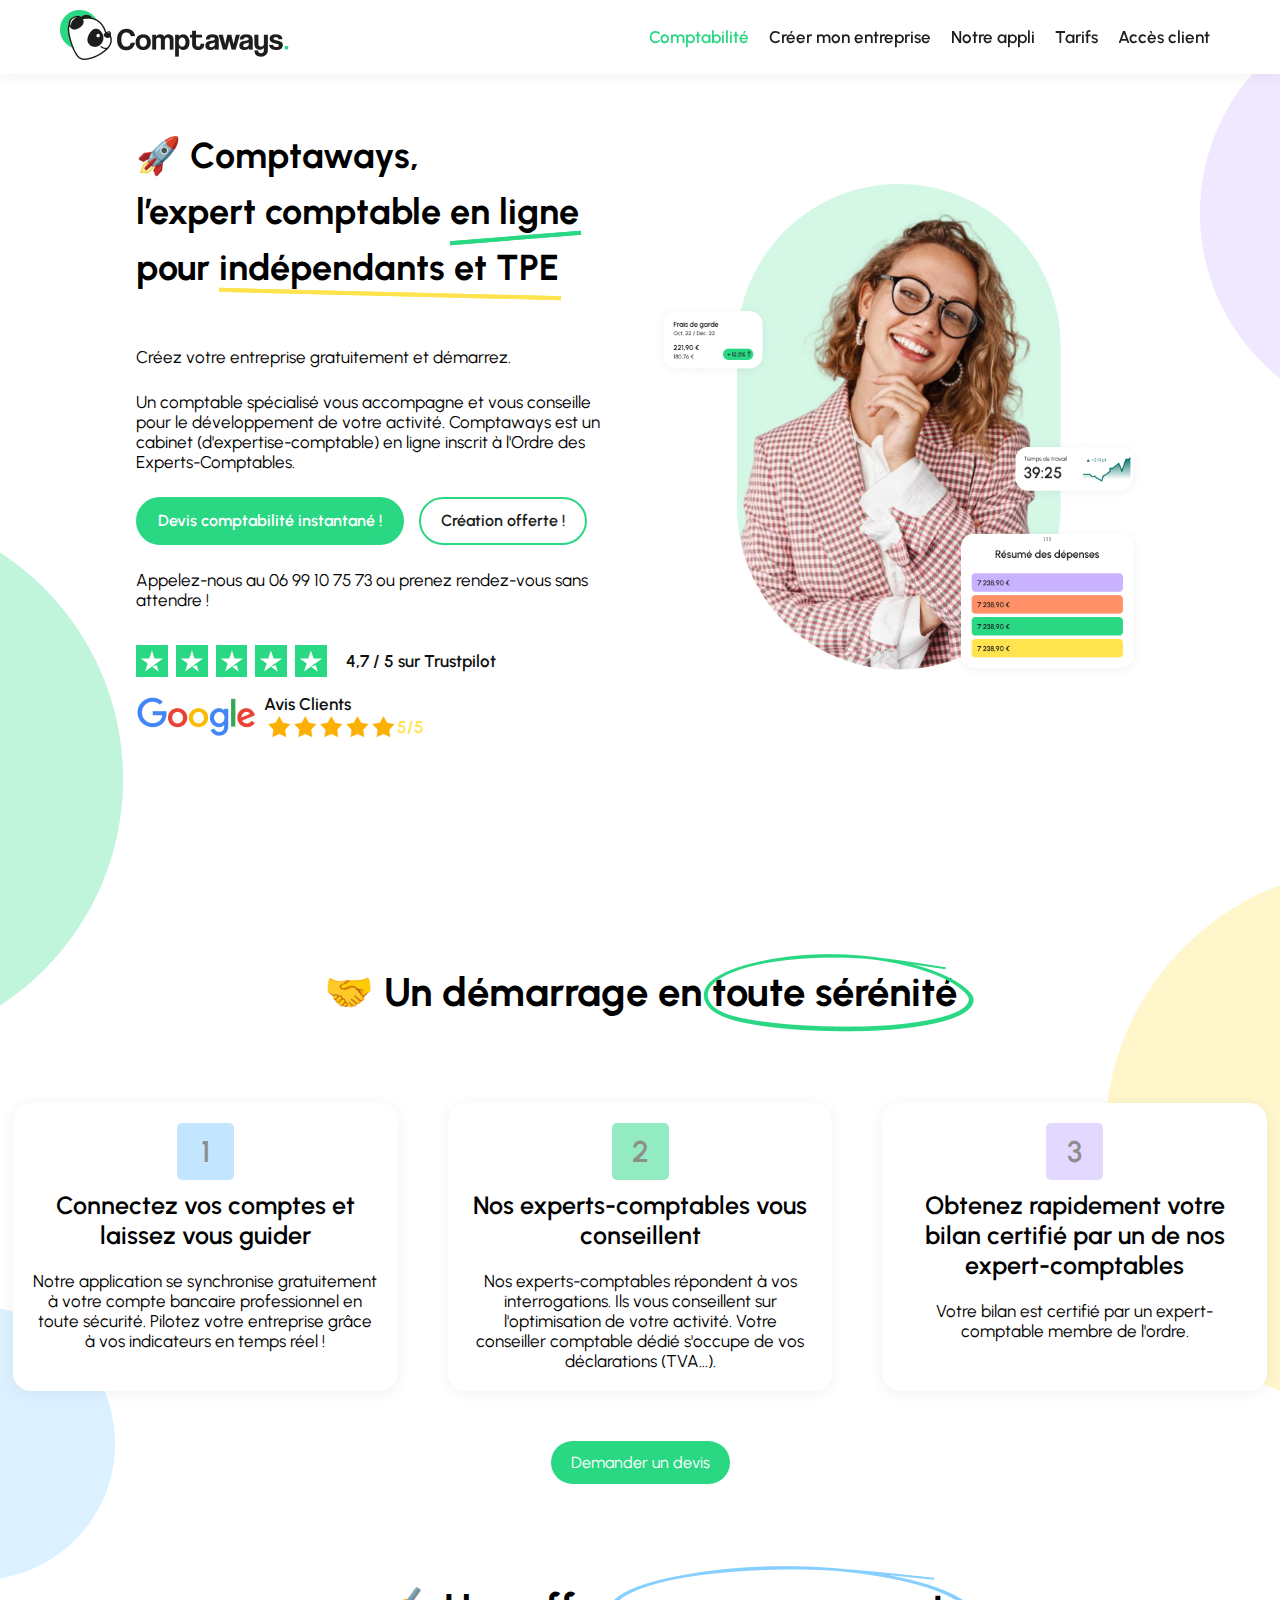
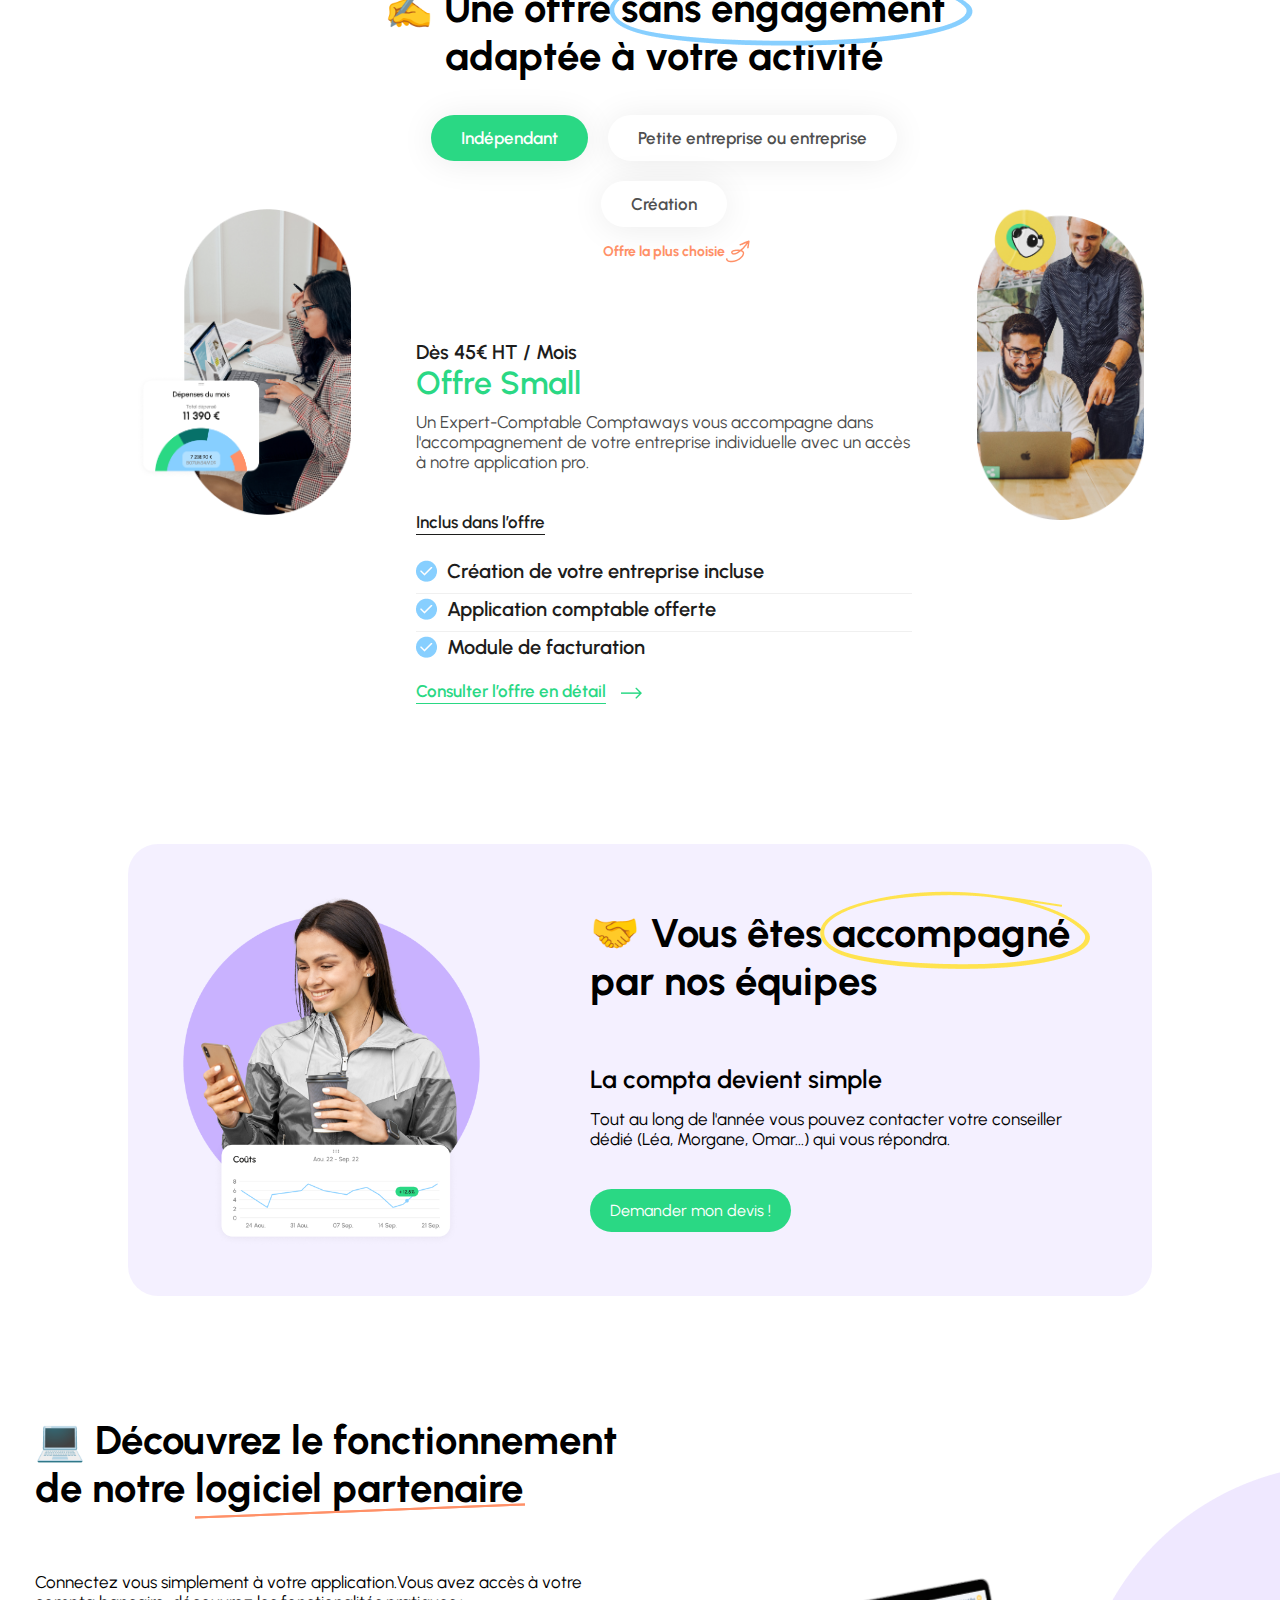
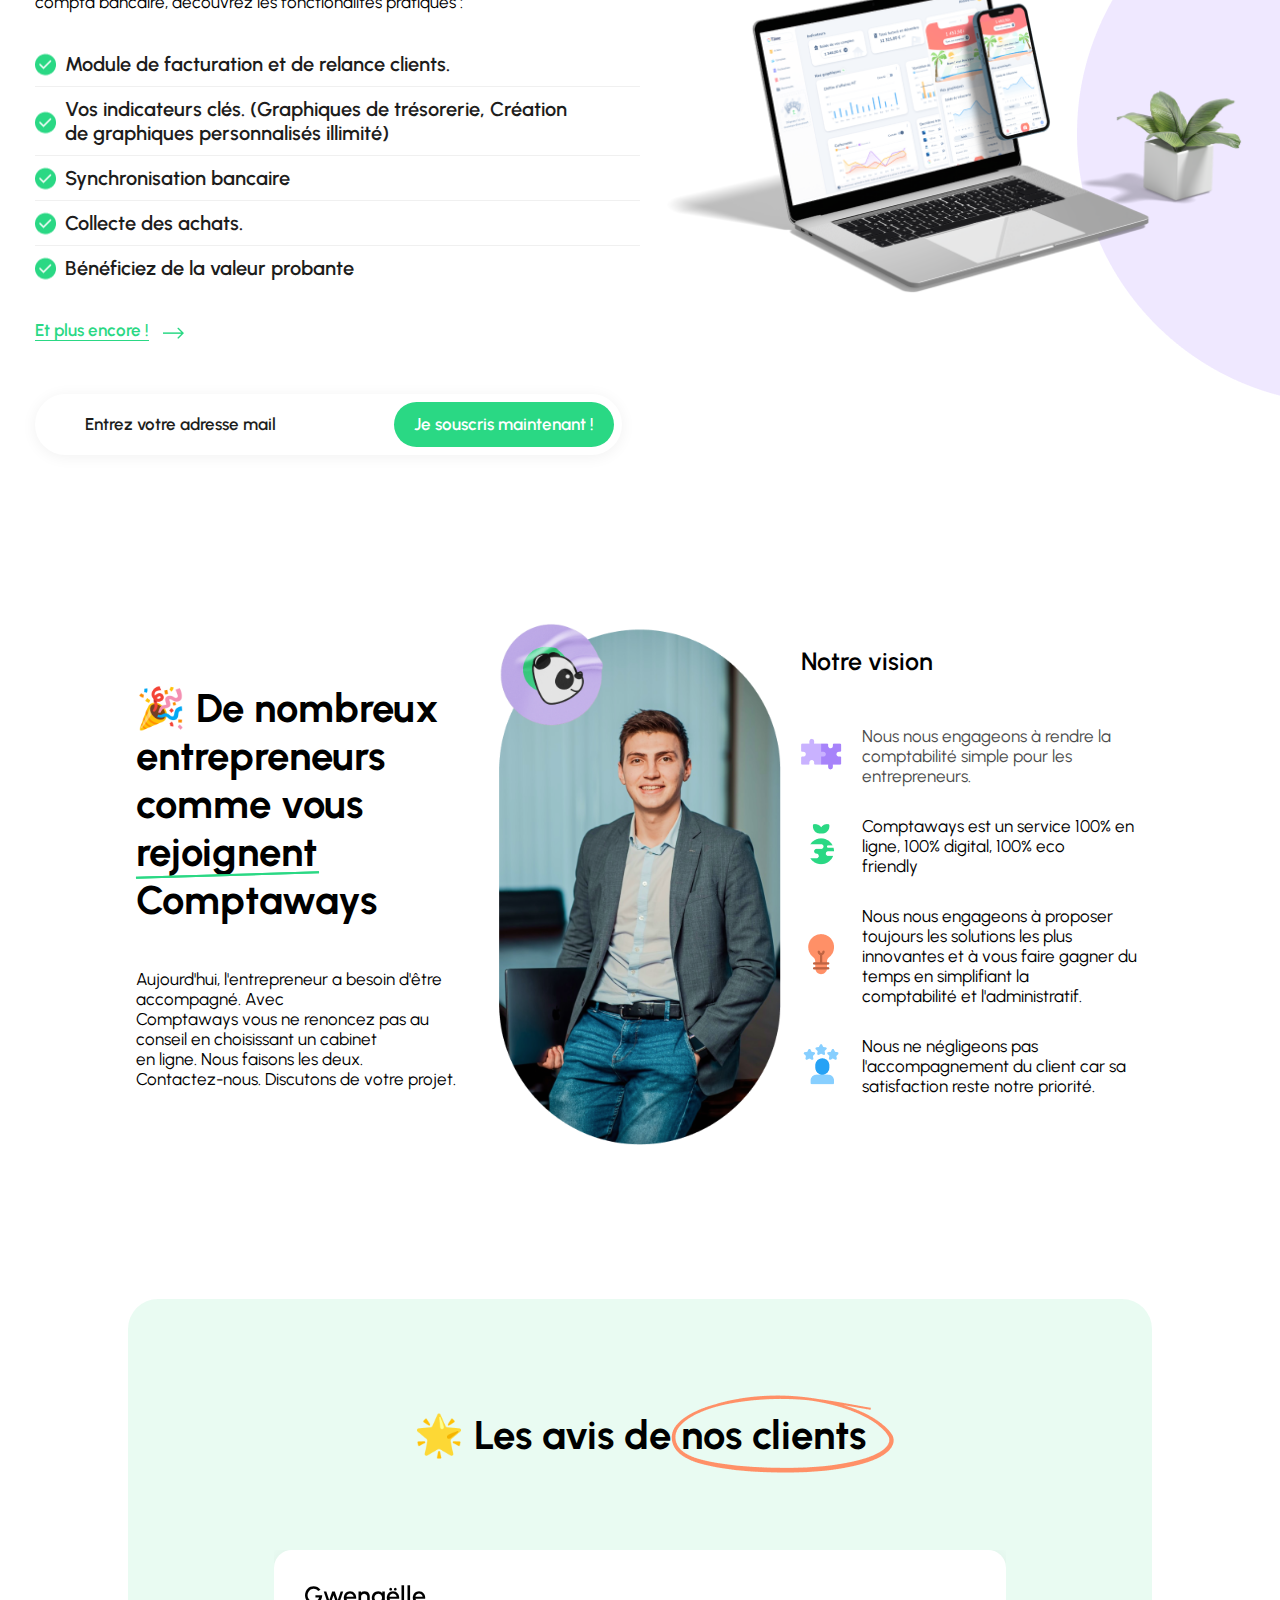
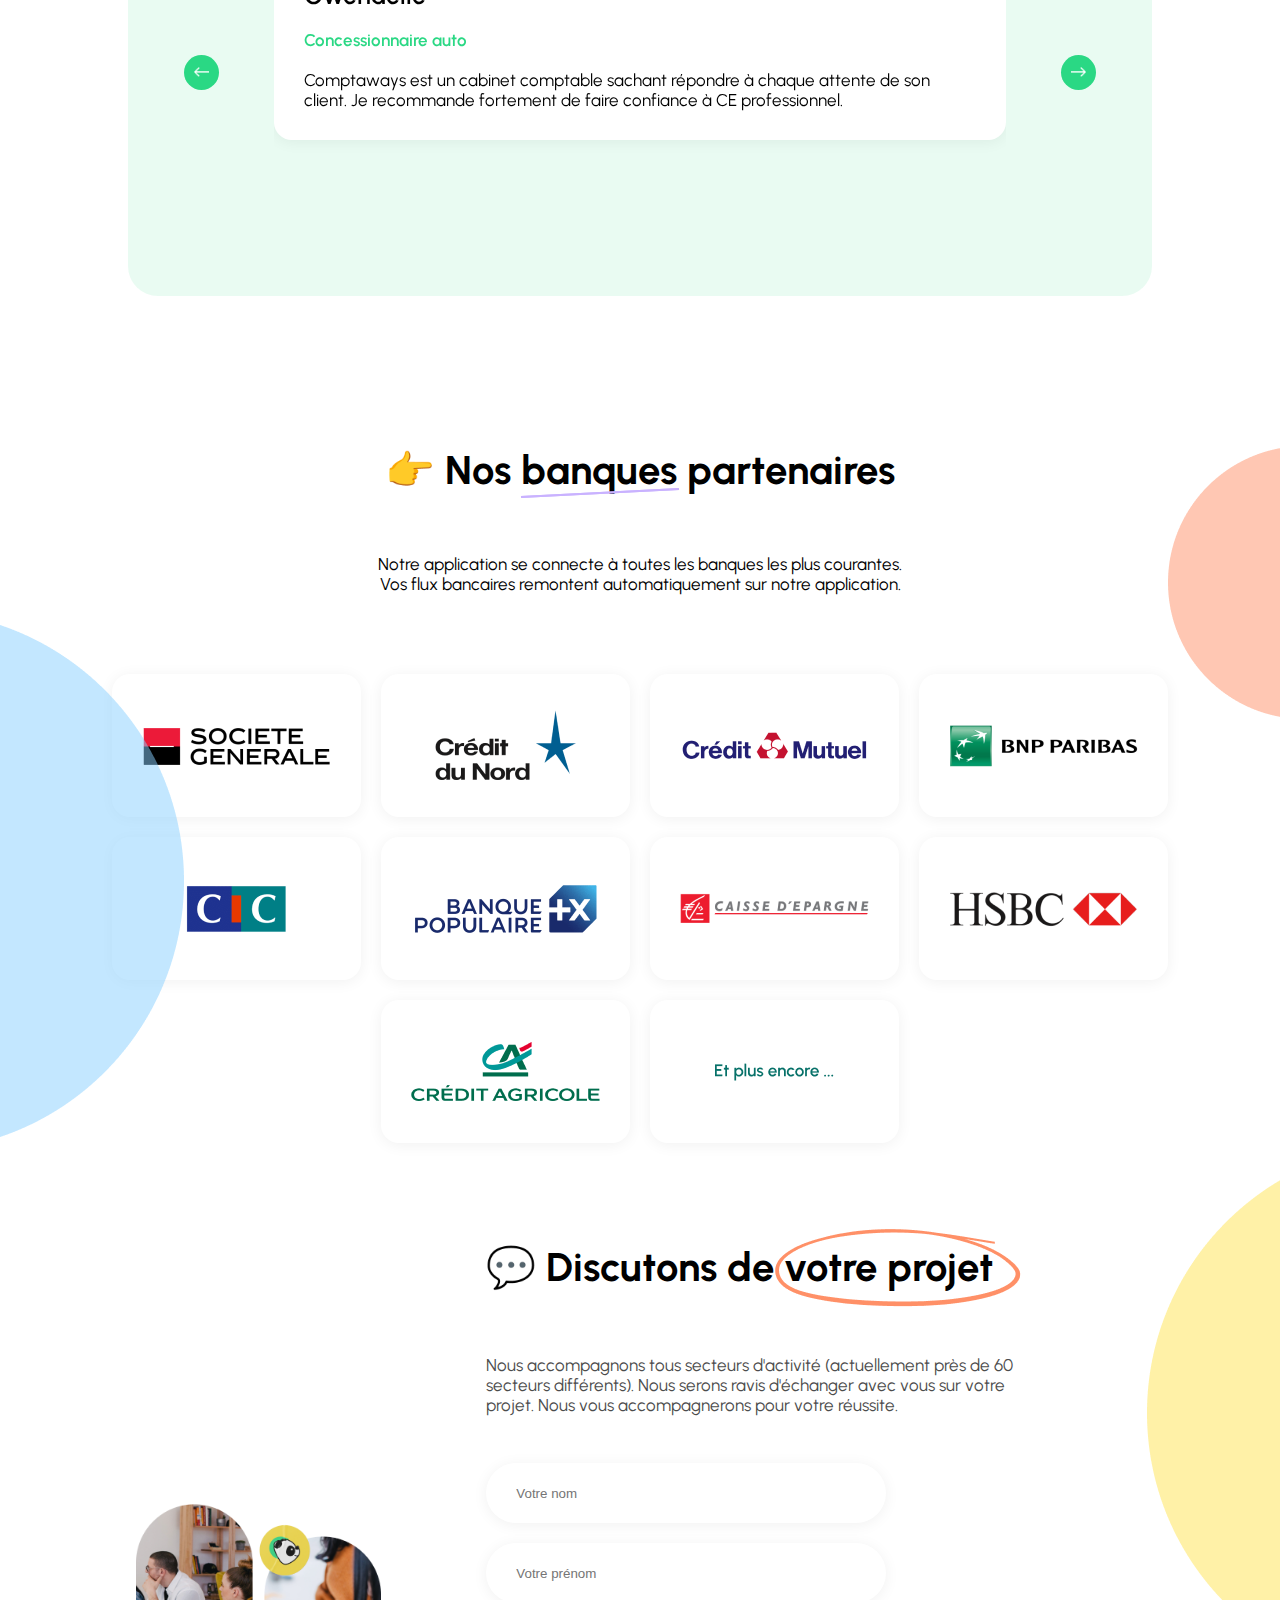
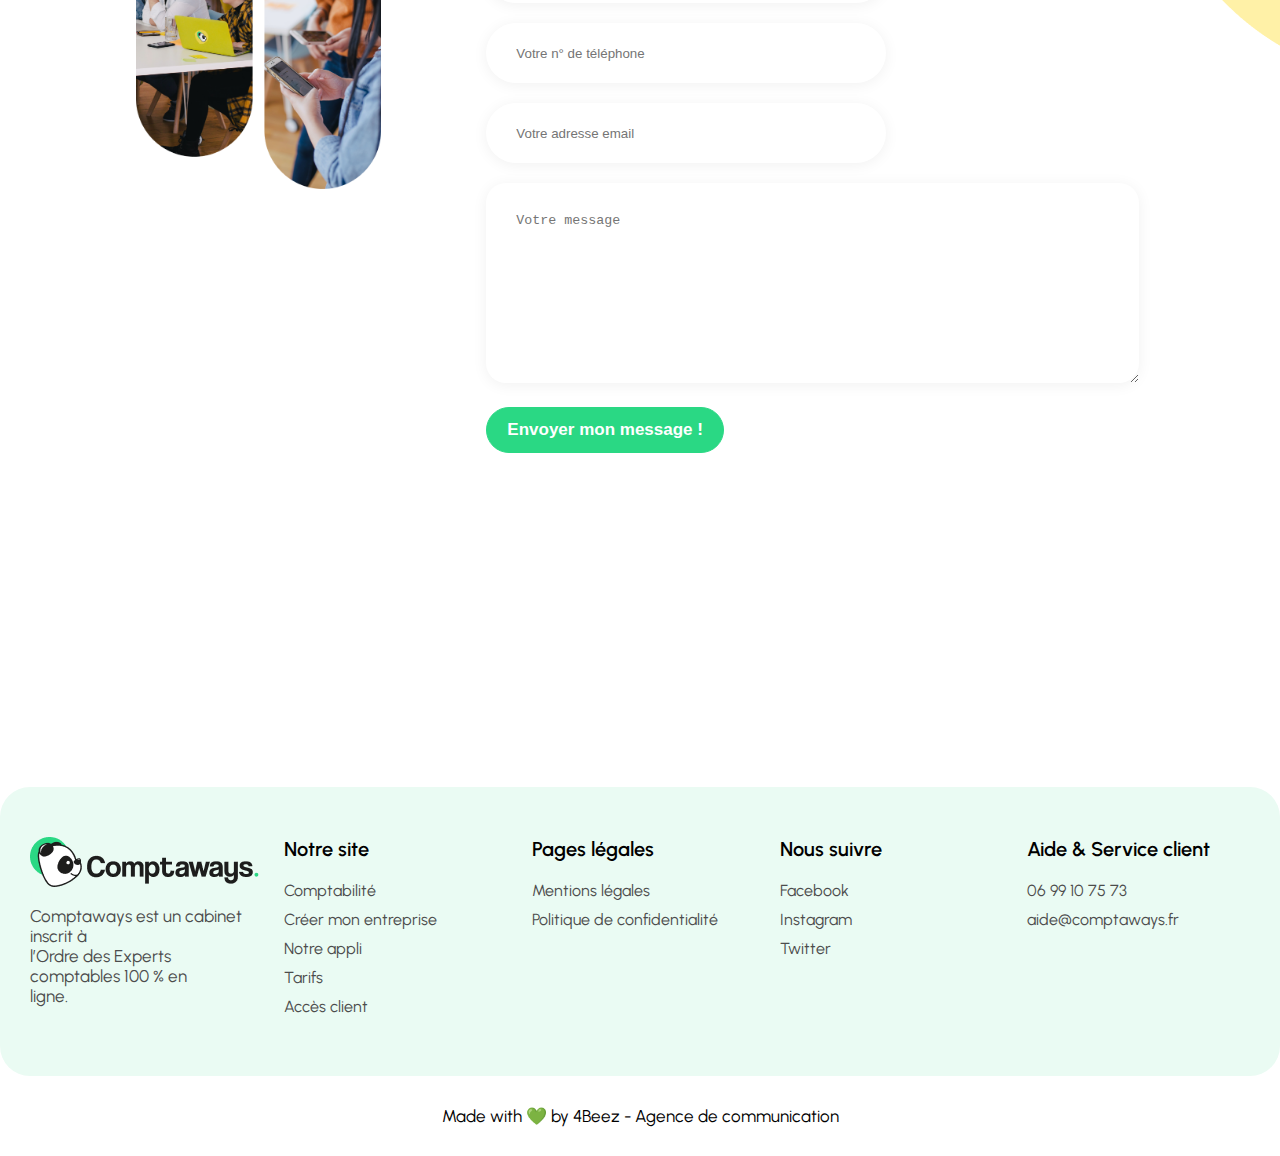
<file: index.html>
<!DOCTYPE html>
<html lang="en">

<head>
  <meta http-equiv="X-UA-Compatible" content="IE=edge" />
  <meta name="viewport" content="width=device-width, initial-scale=1, maximum-scale=1, user-scalable=no" />
  <title>Comptaways</title>
  <meta content="" name="description" />
  <meta content="" name="keywords" />
  <!-- Favicons -->
  <!-- <link href="../img/favicon.png" rel="icon">
    <link href="../img/apple-touch-icon.png" rel="apple-touch-icon"> -->
  <!--Main CSS File -->

  <link href="./css/owl.carousel.min.css" rel="stylesheet" />
  <link href="./css/main.css" rel="stylesheet" />
</head>

<body>
  <!-- ======= Navbar ======= -->
    <nav class="navbar">
      <div class="navbar-logo">
        <a href="#"><img src="./assets/img/Logo.png" alt="logo" /></a>
      </div>
      <ul class="navbar-menu">
        <li class="active"><a href="#">Comptabilité</a></li>
        <li><a href="#">Créer mon entreprise</a></li>
        <li><a href="#">Notre appli</a></li>
        <li><a href="#">Tarifs</a></li>
        <li><a href="#">Accès client</a></li>
      </ul>
      <div class="mobile-menus">
        <div class="profile">
          <img src="./assets/img/profile.png" alt="profile">
        </div>
        <div class="navbar-toggle">
          <span class="bar"></span>
          <span class="bar"></span>
          <span class="bar"></span>
        </div>
      </div>
      <div class="contact-info">
        <div class="email">
          <img src="./assets/icon/envelop.png" alt="envlope">
        </div>
        <a href="#" class="btn-style">06 99 10 75 73</a>
        <a href="#" class="btn-style">Prendre rendez-vous</a>
      </div>
    </nav>
  <!-- ======= Hero section======= -->
  <section id="hero">
    <div class="container">
      <div class="row">
        <div class="cols hero_text">
          <h1>
            🚀 Comptaways,<br />
            l’expert comptable <span>en ligne</span><br />
            pour <span>indépendants et TPE</span>
          </h1>
          <p>Créez votre entreprise gratuitement et démarrez.</p>
          <p>
            Un comptable spécialisé vous accompagne et vous conseille pour le
            développement de votre activité. Comptaways est un cabinet
            (d'expertise-comptable) en ligne inscrit à l'Ordre des
            Experts-Comptables.
          </p>
          <div class="hero_btn">
            <a href="#">Devis comptabilité instantané !</a>
            <a href="#">Création offerte !</a>
          </div>
          <p>
            Appelez-nous au 06 99 10 75 73 ou prenez rendez-vous sans attendre
            !
          </p>
          <div class="trustpilot">
            <div class="stars">
              <div class="star_item">
                <img src="./assets/icon/star.png" alt="star" />
              </div>
              <div class="star_item">
                <img src="./assets/icon/star.png" alt="star" />
              </div>
              <div class="star_item">
                <img src="./assets/icon/star.png" alt="star" />
              </div>
              <div class="star_item">
                <img src="./assets/icon/star.png" alt="star" />
              </div>
              <div class="star_item">
                <img src="./assets/icon/star.png" alt="star" />
              </div>
            </div>
            <p>4,7 / 5 sur Trustpilot</p>
          </div>
          <div class="google">
            <img src="./assets/icon/google.png" alt="google" />
            <div class="g-text">
              <p>Avis Clients</p>
              <div class="rating">
                <img src="./assets/icon/5star.png" alt="5 star" />
                <p>5/5</p>
              </div>
            </div>
          </div>
        </div>
        <div class="cols hero_img">
          <img src="./assets/img/heroimg.png" alt="hero-img" />
        </div>
      </div>
    </div>
  </section>
  <!-- ======= startup section======= -->
  <section id="startup">
    <div class="container">
      <div class="title">
        <h2>🤝️‍ Un démarrage en <span>toute sérénité</span></h2>
      </div>
      <div class="row">
        <div class="box">
          <div class="number">
            <span>1</span>
          </div>
          <h4>Connectez vos comptes et laissez vous guider</h4>
          <p>
            Notre application se synchronise gratuitement à votre compte
            bancaire professionnel en toute sécurité. Pilotez votre entreprise
            grâce à vos indicateurs en temps réel !
          </p>
        </div>
        <div class="box">
          <div class="number">
            <span>2</span>
          </div>
          <h4>Nos experts-comptables vous conseillent</h4>
          <p>
            Nos experts-comptables répondent à vos interrogations. Ils vous
            conseillent sur l'optimisation de votre activité. Votre conseiller
            comptable dédié s'occupe de vos déclarations (TVA...).
          </p>
        </div>
        <div class="box">
          <div class="number">
            <span>3</span>
          </div>
          <h4>
            Obtenez rapidement votre bilan certifié par un de nos
            expert-comptables
          </h4>
          <p>
            Votre bilan est certifié par un expert-comptable membre de
            l'ordre.
          </p>
        </div>
      </div>
    </div>
    <a href="#" class="btn">Demander un devis</a>
  </section>
  <!-- ======= offre section======= -->
  <section id="offer">
    <div class="container">
      <div class="row">
        <div class="offer_left">
          <img src="./assets/img/offer-left.png" alt="offer-left" />
        </div>
        <div class="offer_center">
          <div class="offer-title">
            <h2>
              ✍️ Une offre <span>sans engagement</span> adaptée à votre
              activité
            </h2>
          </div>
          <div class="offer_menu">
            <ul>
              <li class="active">Indépendant</li>
              <li>Petite entreprise ou entreprise</li>
              <li>Création</li>
            </ul>
            <p>Offre la plus choisie</p>
          </div>
          <div class="offer_box">
            <strong>Dès 45€ HT / Mois</strong>
            <h3>Offre Small</h3>
            <p>
              Un Expert-Comptable Comptaways vous accompagne dans
              l'accompagnement de votre entreprise individuelle avec un accès
              à notre application pro.
            </p>
            <p>Inclus dans l’offre</p>
            <ul class="include">
              <li>Création de votre entreprise incluse</li>
              <li>Application comptable offerte</li>
              <li>Module de facturation</li>
            </ul>
            <a href="#" class="btn-offer">Consulter l’offre en détail</a>
          </div>
        </div>
        <div class="offer_right">
          <img src="./assets/img/offer-right.png" alt="offer-right" />
        </div>
      </div>
    </div>
  </section>
  <!-- ======= accompanied section======= -->
  <section id="accompanied">
    <div class="container">
      <div class="row">
        <div class="img-wrapper">
          <img src="./assets/img/accompany.png" alt="accompany" />
        </div>
        <div class="accompanied_text">
          <h2>🤝 Vous êtes <span>accompagné</span> par nos équipes</h2>
          <strong class="h4">La compta devient simple</strong>
          <p>
            Tout au long de l'année vous pouvez contacter votre conseiller
            dédié (Léa, Morgane, Omar...) qui vous répondra.
          </p>
          <a href="#" class="btn-accompanied">Demander mon devis !</a>
        </div>
      </div>
    </div>
  </section>
  <!-- ======= Partner Software section======= -->
  <section id="partner-software">
    <div class="container">
      <div class="row">
        <div class="content-wrapper">
          <h2>
            💻 Découvrez le fonctionnement<br />
            de notre <span>logiciel partenaire</span>
          </h2>
          <p>
            Connectez vous simplement à votre application.Vous avez accès à
            votre compta bancaire, découvrez les fonctionalités pratiques :
          </p>
          <ul>
            <li>Module de facturation et de relance clients.</li>
            <li>
              Vos indicateurs clés. (Graphiques de trésorerie, Création <br />
              de graphiques personnalisés illimité)
            </li>
            <li>Synchronisation bancaire</li>
            <li>Collecte des achats.</li>
            <li>Bénéficiez de la valeur probante</li>
          </ul>
          <a href="#" class="ad-more"> Et plus encore ! </a>
          <div class="action-wrapper">
            <div class="row">
              <a href="#" class="btn_style">Entrez votre adresse mail</a>
              <a href="#" class="btn_style active">Je souscris maintenant !</a>
            </div>
          </div>
        </div>
        <div class="image-wrapper">
          <img src="./assets/img/software-image.png" alt="" />
        </div>
      </div>
    </div>
  </section>
  <!-- ======= Enterprenure section======= -->
  <section id="entrepreneurs">
    <div class="container">
      <div class="row">
        <div class="left-div">
          <h2>
            🎉 De nombreux entrepreneurs<br />
            comme vous <span>rejoignent</span><br />
            Comptaways
          </h2>
          <p>
            Aujourd'hui, l'entrepreneur a besoin d'être accompagné. Avec<br />
            Comptaways vous ne renoncez pas au conseil en choisissant un
            cabinet<br />
            en ligne. Nous faisons les deux.<br />Contactez-nous. Discutons de
            votre projet.
          </p>
        </div>
        <div class="center-div">
          <div class="img-wrapper">
            <img src="./assets/img/enterprenure.png" alt="enterprenure" />
          </div>
        </div>
        <div class="right-div">
          <h3 class="h4">Notre vision</h3>
          <ul>
            <li class="row">
              <div class="img-wraper">
                <img src="./assets/icon/vision-img-1.png" alt="vision-img-1" />
              </div>
              <div class="content-wrapper">
                <p>
                  Nous nous engageons à rendre la comptabilité simple pour
                  les<br />
                  entrepreneurs.
                </p>
              </div>
            </li>

            <li class="row">
              <div class="img-wraper">
                <img src="./assets/icon/vision-img-2.png" alt="vision-img-2" />
              </div>
              <div class="contant-wrapper">
                <p>
                  Comptaways est un service 100% en ligne, 100% digital, 100%
                  eco<br />
                  friendly
                </p>
              </div>
            </li>

            <li class="row">
              <div class="img-wraper">
                <img src="./assets/icon/vision-img-3.png" alt="vision-img-3" />
              </div>
              <div class="contant-wrapper">
                <p>
                  Nous nous engageons à proposer toujours les solutions les
                  plus<br />
                  innovantes et à vous faire gagner du temps en simplifiant
                  la<br />
                  comptabilité et l'administratif.
                </p>
              </div>
            </li>

            <li class="row">
              <div class="img-wraper">
                <img src="./assets/icon/vision-img-4.png" alt="vision-img-4" />
              </div>
              <div class="contant-wrapper">
                <p>
                  Nous ne négligeons pas l'accompagnement du client car sa<br />
                  satisfaction reste notre priorité.
                </p>
              </div>
            </li>
          </ul>
        </div>
      </div>
    </div>
  </section>
  <!-- ======= Clients section======= -->
  <section id="clients">
    <div class="container">
      <h2>🌟 Les avis de <span>nos clients</span></h2>
      <div class="row">
        <div class="client-review owl-carousel">
          <div class="item">
            <div class="client-box">
              <h4>Gwenaëlle</h4>
              <span class="text-green">Concessionnaire auto</span>
              <p>
                Comptaways est un cabinet comptable sachant répondre à chaque
                attente de son client. Je recommande fortement de faire
                confiance à CE professionnel.
              </p>
            </div>
          </div>
          <div class="item">
            <div class="client-box">
              <h4>Catherine</h4>
              <span class="text-purple">Avocate</span>
              <p>
                J'ai confié le suivi comptable de mon entreprise à Comptaways
                et suis entièrement satisfaite. Les déclarations sont faites
                sans retard. J'ai une vision grâce à leur tableau de bord de
                la trésorerie, facturation, charges diverses. C'est clair,
                précis, efficace et à l'heure. Je recommande vivement. Et en
                plus ils sont agréables !
              </p>
            </div>
          </div>
          <div class="item">
            <div class="client-box">
              <h4>Rémi</h4>
              <span class="text-red">Chef cuisinier</span>
              <p>
                Comptaways vous accompagne dans tous les aspects comptables de
                votre société. La présentation d’outils d’analyse est une aide
                précieuse pour le pilotage et l’arbitrage d’investissement de
                votre activité. Forte expertise, je vous le recommande !
              </p>
            </div>
          </div>
        </div>
      </div>
    </div>
  </section>
  <!-- ======= Partner section======= -->
  <section id="partner">
    <div class="container">
      <div class="title">
        <h2>👉 Nos <span>banques</span> partenaires</h2>
        <p>
          Notre application se connecte à toutes les banques les plus
          courantes.<br />
          Vos flux bancaires remontent automatiquement sur notre application.
        </p>
      </div>
      <div class="partners">
        <div class="row">
          <div class="partner-box">
            <img src="./assets/img/image-1.png" alt="partner-1" />
          </div>
          <div class="partner-box">
            <img src="./assets/img/image-2.png" alt="partner-2" />
          </div>
          <div class="partner-box">
            <img src="./assets/img/image-3.png" alt="partner-3" />
          </div>
          <div class="partner-box">
            <img src="./assets/img/image-4.png" alt="partner-4" />
          </div>
          <div class="partner-box">
            <img src="./assets/img/image-5.png" alt="partner-5" />
          </div>
          <div class="partner-box">
            <img src="./assets/img/image-6.png" alt="partner-6" />
          </div>
          <div class="partner-box">
            <img src="./assets/img/image-7.png" alt="partner-7" />
          </div>
          <div class="partner-box">
            <img src="./assets/img/image-8.png" alt="partner-8" />
          </div>
          <div class="partner-box">
            <img src="./assets/img/image-9.png" alt="partner-9" />
          </div>
          <div class="partner-box">
            <img src="./assets/img/image-10.png" alt="partner-10" />
          </div>
        </div>
      </div>
    </div>
  </section>
  <!-- ======= Contact section======= -->
  <section id="contact">
    <div class="container">
      <div class="row">
        <div class="contact-img">
          <img src="./assets/img/contact-img.png" alt="contact-img" />
        </div>
        <div class="contact-form">
          <h2>💬 Discutons de <span>votre projet</span></h2>
          <p>
            Nous accompagnons tous secteurs d'activité (actuellement près de
            60<br />
            secteurs différents). Nous serons ravis d'échanger avec vous sur
            votre<br />
            projet. Nous vous accompagnerons pour votre réussite.
          </p>
          <form action="#">
            <div class="form-row">
              <input type="text" class="input-control" placeholder="Votre nom" />

              <input type="text" class="input-control" placeholder="Votre prénom" />

              <input type="text" class="input-control" placeholder="Votre n° de téléphone" />

              <input type="text" class="input-control" placeholder="Votre adresse email" />
            </div>
            <textarea class="text-area-control" name="" id="" placeholder="Votre message"></textarea>
            <input type="submit" class="btn-style" value="Envoyer mon message !" />
          </form>
        </div>
      </div>
    </div>
  </section>
  <!-- ======= Contact section======= -->
  <footer>
      <div class="footer-main">
        <div class="row">
          <div class="logo-box">
            <img src="./assets/img/Logo.png" alt="logo" />
            <p>
              Comptaways est un cabinet inscrit à<br />
              l’Ordre des Experts comptables 100 % en<br />
              ligne.
            </p>
          </div>
          <div class="menu-box">
            <div class="row">
              <div class="cols">
                <h5>Notre site</h5>
                <ul>
                  <li><a href="#">Comptabilité</a></li>
                  <li><a href="#">Créer mon entreprise</a></li>
                  <li><a href="#">Notre appli</a></li>
                  <li><a href="#">Tarifs</a></li>
                  <li><a href="#">Accès client</a></li>
                </ul>
              </div>
              <div class="cols">
                <h5>Pages légales</h5>
                <ul>
                  <li><a href="#">Mentions légales</a></li>
                  <li><a href="#">Politique de confidentialité</a></li>
                </ul>
              </div>
              <div class="cols">
                <h5>Nous suivre</h5>
                <ul>
                  <li><a href="#">Facebook</a></li>
                  <li><a href="#">Instagram</a></li>
                  <li><a href="#">Twitter</a></li>
                </ul>
              </div>
              <div class="cols">
                <h5>Aide & Service client</h5>
                <ul>
                  <li><a href="#">06 99 10 75 73</a></li>
                  <li><a href="#">aide@comptaways.fr</a></li>
                </ul>
              </div>
            </div>
          </div>
        </div>
      </div>
      <div class="copy-write">
        <p>Made with 💚 by 4Beez - Agence de communication</p>
      </div>
    </footer>

  <!-- Plugins JS Files -->
  <script src="./js/jquery-3.6.0.min.js"></script>
  <script src="./js/owl.carousel.min.js"></script>
  <!-- Main JS File -->
  <script src="./js/main.js"></script>
</body>

</html>
</file>
<file: css/main.css>
/*
 * Vendor Prefix generator
 */
/*
 * a small mixin for easy use of rem with px as fallback
 * usage: @include x-rem(font-size, 14px)
 * usage: @include x-rem(margin, 0 12px 2 1.2)
 * usage: @include x-rem(padding, 1.5 24px)
 *
 * thanks to Eric Meyer for https://github.com/ericam/susy
 * and Hans Christian Reinl for http://drublic.de/blog/rem-fallback-sass-less/
 */
/*
 * Linear gradient generator. 'start' is top, 'end' is bottom. IE9 support not included using CSS SVG include.
 *
 * Use http://www.colorzilla.com/gradient-editor/ to generate IE9 SVG element
 *
 */
/****************** BUTTONS **************************/
/*
 * Linear gradient generator. 'start' is top, 'end' is bottom. IE9 support not included using CSS SVG include.
 *
 * Use http://www.colorzilla.com/gradient-editor/ to generate IE9 SVG element
 *
 */
@import url("https://fonts.googleapis.com/css2?family=Urbanist:ital,wght@0,100;0,200;0,300;0,400;0,500;0,600;0,700;1,100;1,200;1,300;1,400;1,500;1,600;1,700&display=swap");
/*------------------------
  * General
------------------------*/
* {
  margin: 0;
  padding: 0;
  outline: none;
  border: none;
  box-sizing: border-box;
  scroll-behavior: smooth;
}

body {
  font-family: "Urbanist", sans-serif;
  color: #000000;
  background-color: #fff;
  font-style: normal;
}
@media screen and (max-width: 475px) {
  body {
    scroll: none;
  }
}

section {
  max-width: 1920px;
  margin: 0 auto;
}
@media screen and (max-width: 767px) {
  section {
    padding: 50px 0;
  }
  section::before, section::after {
    display: none;
  }
}

.container {
  max-width: 1920px;
  margin-left: auto;
  margin-right: auto;
  padding-left: 0.5rem;
  padding-right: 0.5rem;
}
@media screen and (max-width: 1536px) {
  .container {
    max-width: 1280px;
  }
}
@media screen and (max-width: 1280px) {
  .container {
    max-width: 1024px;
  }
}
@media screen and (max-width: 1024px) {
  .container {
    max-width: 768px;
  }
}
@media screen and (max-width: 768px) {
  .container {
    max-width: 640px;
  }
}
@media screen and (max-width: 640px) {
  .container {
    max-width: 475px;
  }
}
@media screen and (max-width: 475px) {
  .container {
    max-width: 100%;
  }
}

.row {
  display: flex;
  align-items: center;
  justify-content: space-between;
  column-gap: 25px;
}
@media screen and (max-width: 767px) {
  .row {
    flex-direction: column;
    width: 100%;
    margin: 0 auto;
    padding: 0 30px;
  }
}

.cols {
  width: 50%;
}
@media screen and (max-width: 640px) {
  .cols {
    width: 100%;
    margin: 0 auto;
  }
}

h1 {
  font-size: 55px;
  font-weight: 700;
  line-height: 60px;
}
@media screen and (max-width: 767px) {
  h1 {
    font-size: 28px;
    line-height: 30px;
  }
}

h2 {
  font-weight: 700;
  font-size: 40px;
  line-height: 48px;
}
@media screen and (max-width: 767px) {
  h2 {
    font-size: 24px;
    line-height: 30px;
  }
}

h3 {
  font-weight: 600;
  font-size: 32px;
  line-height: 38px;
}

h4,
.h4 {
  font-weight: 600;
  font-size: 25px;
  line-height: 30px;
}
@media screen and (max-width: 767px) {
  h4,
  .h4 {
    font-size: 18px;
    line-height: 21.6px;
  }
}

h5 {
  font-weight: 600;
  font-size: 20px;
  line-height: 24px;
}

p {
  font-weight: 400;
  font-size: 17px;
  line-height: 20px;
}
@media screen and (max-width: 767px) {
  p {
    font-size: 15px;
    line-height: 18px;
  }
}

a {
  text-decoration: none;
}

span {
  display: inline-block;
}
@media screen and (max-width: 640px) {
  span::after, span::before {
    display: none;
  }
}

ul {
  list-style: none;
}

.btn_style {
  padding: 12px 20px;
  text-align: center;
  min-width: 220px;
  border-radius: 50px;
  color: #1d1d1c;
  font-size: 17px;
  font-weight: 600;
  line-height: 20.4px;
  transition: all 0.3ms ease;
}
@media screen and (max-width: 475px) {
  .btn_style {
    font-size: 15px;
    line-height: 18px;
  }
}
.btn_style.active, .btn_style:hover {
  background: #2ad884;
  color: #fff;
}

.text-red {
  color: #ff9067;
}

.text-green {
  color: #2ad884;
}

.text-purple {
  color: #c9b2ff;
}

.owl-nav {
  display: block !important;
  position: absolute;
  top: 50%;
  width: 100%;
  height: 40px;
  transform: translateY(-50%);
}
@media screen and (max-width: 768px) {
  .owl-nav {
    position: unset;
    transform: translateY(0);
    margin: 30px 0 0 0;
  }
}
.owl-nav .owl-prev,
.owl-nav .owl-next {
  position: absolute;
}
.owl-nav .owl-prev span,
.owl-nav .owl-next span {
  width: 35px;
  height: 35px;
  border-radius: 50%;
  background: #2ad884;
  display: inline-flex;
  align-items: center;
  justify-content: center;
  font-size: 20px;
  color: transparent;
  position: relative;
}
.owl-nav .owl-prev {
  left: -90px;
}
@media screen and (max-width: 786px) {
  .owl-nav .owl-prev {
    left: 0;
  }
}
.owl-nav .owl-prev:after {
  position: absolute;
  content: "";
  background: url(../assets/icon/Arrow2-left.png);
  background-repeat: no-repeat;
  background-size: contain;
  background-position: center;
  width: 20px;
  height: 10px;
  top: 0;
  left: 0;
  right: 0;
  bottom: 0;
  display: inline-block;
  margin: auto;
}
.owl-nav .owl-next {
  left: unset;
  right: -90px;
}
@media screen and (max-width: 786px) {
  .owl-nav .owl-next {
    right: 0;
  }
}
.owl-nav .owl-next:after {
  position: absolute;
  content: "";
  background: url(../assets/icon/Arrow2-right.png);
  background-repeat: no-repeat;
  background-size: contain;
  background-position: center;
  width: 20px;
  height: 10px;
  top: 0;
  left: 0;
  right: 0;
  bottom: 0;
  display: inline-block;
  margin: auto;
}

/*----------------------------------- */
/* Header
------------------------------------- */
.navbar {
  display: flex;
  justify-content: space-between;
  align-items: center;
  padding: 0 60px;
  min-height: 74px;
  background: #fff;
  box-shadow: 0px 2px 15px rgba(0, 0, 0, 0.06);
  position: fixed;
  top: 0;
  left: 0;
  right: 0;
  z-index: 8;
}
@media screen and (max-width: 475px) {
  .navbar {
    padding: 0 30px;
  }
}
@media screen and (max-width: 960px) {
  .navbar .navbar-logo {
    width: 152px;
  }
  .navbar .navbar-logo a img {
    width: 100%;
    object-fit: cover;
  }
}
.navbar ul.navbar-menu {
  display: flex;
  justify-content: space-between;
  list-style: none;
  margin: 0;
  padding: 0;
}
.navbar ul.navbar-menu li a {
  display: block;
  font-weight: 600;
  padding: 27px 10px;
  font-size: 17px;
  line-height: 20px;
  color: #1d1d1c;
  user-select: none;
}
.navbar ul.navbar-menu li.active a {
  color: #2ad884;
}
.navbar .mobile-menus {
  display: none;
  align-items: center;
  column-gap: 21px;
  justify-content: center;
}
.navbar .mobile-menus .profile {
  display: flex;
  align-items: center;
  justify-content: center;
  background: #2ad884;
  border-radius: 50px;
  height: 41px;
  width: 41px;
}
@media screen and (max-width: 960px) {
  .navbar .mobile-menus {
    display: flex;
  }
}
.navbar .navbar-toggle {
  display: none;
  cursor: pointer;
}
.navbar .navbar-toggle .bar {
  display: block;
  width: 25px;
  height: 2px;
  margin: 5px;
  background-color: #2ad884;
  transition: all 0.3s ease-in-out;
}
@media screen and (max-width: 960px) {
  .navbar .navbar-toggle {
    display: block;
  }
  .navbar .navbar-toggle.active .bar:nth-child(2) {
    opacity: 0;
  }
  .navbar .navbar-toggle.active .bar:nth-child(1) {
    transform: rotate(45deg) translate(5px, 5px);
  }
  .navbar .navbar-toggle.active .bar:nth-child(3) {
    transform: rotate(-45deg) translate(5px, -5px);
  }
}
.navbar .contact-info {
  display: flex;
  align-items: center;
  justify-content: center;
  column-gap: 10px;
}
.navbar .contact-info .email {
  display: flex;
  align-items: center;
  justify-content: center;
  background: #2ad884;
  height: 45px;
  width: 45px;
  border-radius: 50px;
}
.navbar .contact-info .btn-style {
  background: #2ad884;
  border-radius: 50px;
  padding: 12px 20px;
  display: inline-block;
  color: #fff;
}
@media screen and (max-width: 1320px) {
  .navbar .contact-info {
    display: none;
  }
}

@media (max-width: 960px) {
  ul.navbar-menu {
    display: flex;
    flex-direction: column;
    justify-content: center;
    align-items: center;
    position: fixed;
    top: 75px;
    right: -100%;
    width: 40%;
    height: 100vh;
    background-color: #eafbf3;
    z-index: 1;
    transition: all 0.3s ease-in-out;
  }
}
@media screen and (max-width: 960px) and (max-width: 475px) {
  ul.navbar-menu {
    width: 100%;
  }
}
@media (max-width: 960px) {
  ul.navbar-menu.active {
    right: 0;
  }
  ul.navbar-menu li {
    margin: 10px 0;
    text-align: center;
  }
  ul.navbar-menu li a {
    display: block;
    padding: 10px;
    color: #1d1d1c;
    text-decoration: none;
    font-size: 20px;
    font-weight: bold;
  }
  ul.navbar-menu li.active a {
    color: #2ad884;
  }
  ul.navbar-menu.active {
    justify-content: flex-start;
  }
}
/*----------------------------------- */
/* Hero section
------------------------------------- */
#hero {
  padding: 128px 0;
  position: relative;
}
#hero::before {
  content: url(../assets/img/hero-before.png);
  position: absolute;
  left: 0;
  bottom: -185px;
}
#hero::after {
  content: url(../assets/img/hero-after.png);
  position: absolute;
  right: 0;
  top: 2px;
}
@media screen and (min-width: 1440px) {
  #hero .container {
    max-width: 1800px;
    padding: 0 208px;
  }
}
@media screen and (max-width: 767px) {
  #hero .container .row .hero_text {
    order: 2;
    padding-top: 14px;
  }
}
#hero .container .row .hero_text h1 span {
  display: inline-block;
}
#hero .container .row .hero_text h1 span:nth-of-type(1) {
  position: relative;
}
#hero .container .row .hero_text h1 span:nth-of-type(1)::after {
  content: "";
  position: absolute;
  left: 0;
  bottom: 0;
  width: 100%;
  height: 2px;
  background: #2ad884;
  border: 1.5px solid #2ad884;
  transform: matrix(-1, 0.08, 0.08, 1, 0, 0);
}
#hero .container .row .hero_text h1 span:nth-of-type(2) {
  position: relative;
}
#hero .container .row .hero_text h1 span:nth-of-type(2)::after {
  content: "";
  position: absolute;
  left: 0;
  bottom: 0;
  width: 100%;
  height: 2px;
  background: #ffe34f;
  border: 1.5px solid #ffe34f;
  transform: rotate(1.39deg);
}
@media screen and (max-width: 1800px) {
  #hero .container .row .hero_text h1 {
    font-size: 36px;
    line-height: 56px;
  }
}
@media screen and (max-width: 1024px) {
  #hero .container .row .hero_text h1 {
    font-size: 28px;
    line-height: 50px;
  }
}
@media screen and (max-width: 768px) {
  #hero .container .row .hero_text h1 {
    font-size: 22px;
    line-height: 40px;
  }
}
@media screen and (max-width: 576px) {
  #hero .container .row .hero_text h1 br {
    display: none !important;
  }
}
#hero .container .row .hero_text p:nth-of-type(1) {
  margin: 51.06px 0 25px 0;
}
#hero .container .row .hero_text .hero_btn {
  margin: 25px 0;
  display: flex;
  align-items: center;
  flex-wrap: wrap;
  gap: 15px;
}
#hero .container .row .hero_text .hero_btn a {
  display: block;
  font-weight: 600;
  line-height: 20px;
  color: #fff;
  padding: 12px 20px;
  border-radius: 50px;
  border: 2px solid #2ad884;
}
#hero .container .row .hero_text .hero_btn a:nth-of-type(1) {
  background-color: #2ad884;
}
#hero .container .row .hero_text .hero_btn a:nth-of-type(2) {
  color: #1d1d1c;
}
#hero .container .row .hero_text .trustpilot {
  display: flex;
  align-items: center;
  vertical-align: middle;
  margin: 35px 0 17px 0;
}
#hero .container .row .hero_text .trustpilot .stars {
  display: flex;
  align-items: center;
  gap: 8px;
  margin-right: 19px;
}
#hero .container .row .hero_text .trustpilot .stars .star_item {
  height: 31.83px;
  width: 31.83px;
  background-color: #2ad884;
  display: flex;
  align-items: center;
  justify-content: center;
}
#hero .container .row .hero_text .trustpilot p {
  margin: 0;
  font-weight: 600;
  color: #101010;
}
#hero .container .row .hero_text .google {
  display: flex;
  align-items: center;
  gap: 8px;
}
#hero .container .row .hero_text .google .g-text p {
  margin: 0;
  font-weight: 600;
  color: #101010;
}
#hero .container .row .hero_text .google .g-text .rating {
  display: flex;
  align-items: center;
}
#hero .container .row .hero_text .google .g-text .rating p {
  font-weight: 600;
  color: #ffe34f;
}
@media screen and (max-width: 767px) {
  #hero .container .row .hero_img {
    order: 1;
  }
}
#hero .container .row .hero_img img {
  width: 100%;
  margin: 0 auto;
}

/*----------------------------------- */
/* Startup section
------------------------------------- */
#startup {
  padding: 100px 0;
  text-align: center;
  position: relative;
}
#startup::before {
  content: url(../assets/img/startup-before.png);
  position: absolute;
  left: 0;
  bottom: 0;
  z-index: -1;
}
#startup::after {
  content: url(../assets/img/startup-after.png);
  position: absolute;
  right: 0;
  top: 0;
  z-index: -1;
}
#startup .title {
  text-align: center;
  margin-bottom: 87.41px;
}
@media screen and (max-width: 767px) {
  #startup .title {
    margin-bottom: 30px;
  }
}
#startup .title h2 span {
  display: inline-block;
  position: relative;
}
#startup .title h2 span::before {
  content: url(../assets/img/Vector-4.png);
  position: absolute;
  top: -14px;
  left: -9px;
}
@media screen and (max-width: 767px) {
  #startup .title h2 span::before {
    display: none;
  }
}
@media screen and (min-width: 1270px) {
  #startup .container {
    max-width: 1270px;
  }
}
#startup .container .row {
  justify-content: center;
  gap: 50px;
}
@media screen and (max-width: 1270px) {
  #startup .container .row {
    gap: 8px;
  }
}
@media screen and (max-width: 1024px) {
  #startup .container .row {
    gap: 25px;
  }
}
#startup .container .box {
  width: 390px;
  min-height: 288px;
  padding: 20px;
  text-align: center;
  background: #ffffff;
  box-shadow: 0px 2px 15px rgba(0, 0, 0, 0.06);
  border-radius: 18px;
}
@media screen and (max-width: 767px) {
  #startup .container .box {
    max-width: 100%;
  }
}
#startup .container .box .number {
  border-radius: 5px;
  width: 57px;
  min-height: 57px;
  display: flex;
  align-items: center;
  justify-content: center;
  margin: 0 auto;
  opacity: 0.5;
}
#startup .container .box .number span {
  display: inline-block;
  font-weight: 600;
  font-size: 30px;
  line-height: 36px;
  color: #1d1d1c;
}
#startup .container .box:nth-of-type(1) .number {
  background-color: #87cfff;
}
#startup .container .box:nth-of-type(2) .number {
  background-color: #2ad884;
}
#startup .container .box:nth-of-type(3) .number {
  background-color: #c9b2ff;
}
#startup .container .box h4 {
  margin: 10px 0 21px 0;
}
@media screen and (max-width: 1024px) {
  #startup .container .box h4 {
    font-size: 18px;
    line-height: 25px;
  }
}
#startup a.btn {
  display: inline-block;
  padding: 12px 20px;
  background-color: #2ad884;
  color: #fff;
  border-radius: 50px;
  margin-top: 50px;
}
@media screen and (max-width: 767px) {
  #startup a.btn {
    margin-top: 30px;
  }
}

/*----------------------------------- */
/* Offer section
------------------------------------- */
@media screen and (min-width: 1600px) {
  #offer .container {
    max-width: 1800px;
  }
}
#offer .container .offer_left {
  max-width: 438px;
}
@media screen and (max-width: 1024px) {
  #offer .container .offer_left {
    display: none;
  }
}
#offer .container .offer_left img {
  width: 100%;
}
#offer .container .offer_center {
  max-width: 617px;
}
@media screen and (max-width: 1024px) {
  #offer .container .offer_center {
    max-width: 100%;
  }
}
#offer .container .offer_center .offer-title {
  text-align: center;
}
#offer .container .offer_center .offer-title h2 span {
  position: relative;
}
#offer .container .offer_center .offer-title h2 span::after {
  content: url(../assets/img/Vector-2.png);
  position: absolute;
  top: -18px;
  left: -12px;
}
#offer .container .offer_center .offer_menu {
  text-align: center;
}
#offer .container .offer_center .offer_menu ul {
  display: flex;
  align-items: center;
  flex-wrap: wrap;
  justify-content: center;
  gap: 20px;
  margin: 35px 0 13.96px 0;
  cursor: pointer;
}
#offer .container .offer_center .offer_menu ul li {
  padding: 13px 30px;
  font-weight: 600;
  font-size: 17px;
  line-height: 20px;
  text-align: center;
  border-radius: 50px;
  color: #505050;
  background: #fff;
  transition: all 0.3s ease-in-out;
  box-shadow: 0px 2px 34px rgba(0, 0, 0, 0.08);
}
#offer .container .offer_center .offer_menu ul li.active, #offer .container .offer_center .offer_menu ul li:hover {
  background-color: #2ad884;
  color: #fff;
}
#offer .container .offer_center .offer_menu p {
  display: inline-block;
  font-weight: 700;
  font-size: 14px;
  line-height: 17px;
  color: #ff9067;
  position: relative;
  margin-bottom: 39.45px;
}
#offer .container .offer_center .offer_menu p::after {
  content: url(../assets/icon/offer-la.png);
  position: absolute;
  right: -25px;
  top: -3px;
}
#offer .container .offer_center .offer_box {
  padding: 40px;
}
@media screen and (max-width: 767px) {
  #offer .container .offer_center .offer_box {
    padding: 5px;
  }
}
#offer .container .offer_center .offer_box strong {
  font-weight: 600;
  font-size: 20px;
  line-height: 24px;
  color: #1d1d1c;
}
#offer .container .offer_center .offer_box h3 {
  color: #2ad884;
}
#offer .container .offer_center .offer_box p {
  margin: 10px 0 40px 0;
  color: #4c4c4c;
}
#offer .container .offer_center .offer_box p:nth-of-type(2) {
  display: inline-block;
  padding-bottom: 2px;
  margin: 0 0 21.5px 0;
  font-weight: 600;
  color: #1d1d1c;
  border-bottom: 1.5px solid #1d1d1c;
}
#offer .container .offer_center .offer_box ul.include li {
  font-weight: 600;
  font-size: 20px;
  line-height: 24px;
  color: #1d1d1c;
}
@media screen and (max-width: 640px) {
  #offer .container .offer_center .offer_box ul.include li {
    font-size: 13px;
  }
}
#offer .container .offer_center .offer_box ul.include li::before {
  content: url(../assets/icon/tick-icon.png);
  margin-right: 10px;
  position: relative;
  top: 4px;
}
#offer .container .offer_center .offer_box ul.include li:not(:last-of-type) {
  padding-bottom: 10px;
  border-bottom: 1.5px solid #f0f0f0;
}
#offer .container .offer_center .offer_box .btn-offer {
  display: inline-block;
  font-weight: 600;
  font-size: 17px;
  line-height: 20px;
  color: #2ad884;
  border-bottom: 1.5px solid #2ad884;
  margin-top: 21.5px;
  padding-bottom: 2px;
  position: relative;
}
#offer .container .offer_center .offer_box .btn-offer:after {
  content: url(../assets/icon/Arrow-right.png);
  right: -36px;
  top: 2px;
  position: absolute;
}
#offer .container .offer_right {
  max-width: 351px;
}
@media screen and (max-width: 1024px) {
  #offer .container .offer_right {
    display: none;
  }
}
#offer .container .offer_right img {
  width: 100%;
}

/*----------------------------------- */
/* accompanied section
------------------------------------- */
#accompanied {
  padding: 100px 0;
}
#accompanied .container {
  padding: 45.61px 54.5px;
  background: rgba(201, 178, 255, 0.2);
  border-radius: 30px;
}
@media screen and (min-width: 1489px) {
  #accompanied .container {
    max-width: 1489px;
    position: relative;
  }
}
@media screen and (max-width: 1024px) {
  #accompanied .container {
    padding: 50px 20px;
  }
}
@media screen and (max-width: 475px) {
  #accompanied .container {
    padding: 50px 0;
  }
}
#accompanied .container .row .img-wrapper img {
  max-width: 100%;
}
@media screen and (min-width: 1489px) {
  #accompanied .container .row .img-wrapper img {
    max-width: 450px;
    position: absolute;
    top: -130px;
  }
}
@media screen and (max-width: 375px) {
  #accompanied .container .row .img-wrapper {
    position: relative;
    top: -140px;
    height: 270px;
  }
}
#accompanied .container .row .accompanied_text {
  padding-left: 85px;
}
@media screen and (max-width: 1024px) {
  #accompanied .container .row .accompanied_text {
    padding-left: 0;
  }
}
@media screen and (max-width: 767px) {
  #accompanied .container .row .accompanied_text {
    text-align: center;
  }
}
#accompanied .container .row .accompanied_text h2 {
  margin-bottom: 59px;
}
#accompanied .container .row .accompanied_text h2 span {
  display: inline-block;
  position: relative;
}
#accompanied .container .row .accompanied_text h2 span::after {
  content: url(../assets/img/Vector-3.png);
  position: absolute;
  top: -18px;
  left: -12px;
}
@media screen and (max-width: 1024px) {
  #accompanied .container .row .accompanied_text h2 {
    font-size: 32px;
    line-height: 50px;
    margin-bottom: 30px;
  }
}
#accompanied .container .row .accompanied_text p {
  margin: 15px 0 40px 0;
}
#accompanied .container .row .accompanied_text .btn-accompanied {
  display: inline-block;
  padding: 12px 20px;
  background: #2ad884;
  color: #fff;
  border-radius: 50px;
}

/*----------------------------------- */
/* Partner-software section
------------------------------------- */
#partner-software {
  position: relative;
}
#partner-software::before {
  content: url(../assets/img/bear.png);
  position: absolute;
  top: 50%;
  left: 0;
  transform: translateY(-50%);
  z-index: -1;
}
@media screen and (max-width: 1576px) {
  #partner-software::before {
    display: none;
  }
}
#partner-software::after {
  content: url(../assets/img/partnersoft-after.png);
  position: absolute;
  top: 50%;
  right: 0;
  transform: translateY(-50%);
  z-index: -1;
}
#partner-software .container {
  padding: 20px;
}
@media screen and (min-width: 1251px) {
  #partner-software .container {
    max-width: 1251px;
  }
}
@media screen and (max-width: 768px) {
  #partner-software .container {
    padding: 20px 0;
  }
}
#partner-software .container .content-wrapper {
  max-width: 50%;
}
@media screen and (max-width: 768px) {
  #partner-software .container .content-wrapper {
    max-width: 100%;
  }
}
#partner-software .container .content-wrapper h2 span {
  position: relative;
}
#partner-software .container .content-wrapper h2 span::after {
  content: "";
  background: #ff9067;
  border: 1.5px solid #ff9067;
  transform: matrix(-1, 0.04, 0.05, 1, 0, 0);
  position: absolute;
  bottom: 0;
  left: 0;
  width: 100%;
}
#partner-software .container .content-wrapper p {
  margin: 60px 0 30px 0;
}
#partner-software .container .content-wrapper ul li {
  color: #1d1d1c;
  font-size: 20px;
  line-height: 24px;
  font-weight: 600;
  padding: 10px 0 10px 30px;
  position: relative;
}
@media screen and (max-width: 475px) {
  #partner-software .container .content-wrapper ul li {
    font-size: 15px;
    line-height: 18px;
  }
}
#partner-software .container .content-wrapper ul li:not(:last-of-type) {
  border-bottom: 1px solid #f0f0f0;
}
#partner-software .container .content-wrapper ul li::before {
  content: url("../assets/icon/green-checked.png");
  position: absolute;
  left: 0;
  top: 55%;
  transform: translateY(-50%);
}
#partner-software .container .content-wrapper .ad-more {
  color: #2ad884;
  display: inline-block;
  margin-top: 30px;
  font-weight: 600;
  font-size: 17px;
  line-height: 20px;
  position: relative;
  border-bottom: 1.5px solid #2ad884;
}
#partner-software .container .content-wrapper .ad-more::before {
  position: absolute;
  content: url("../assets/icon/Arrow-right.png");
  right: -35px;
  top: 3px;
}
#partner-software .container .content-wrapper .action-wrapper {
  margin-top: 53px;
  max-width: 587px;
  box-shadow: 0px 2px 15px rgba(0, 0, 0, 0.06);
  border-radius: 60px;
  padding: 8px 8px 8px 30px;
}
#partner-software .container .content-wrapper .action-wrapper .row {
  gap: 25px;
}
#partner-software .container .image-wrapper {
  max-width: 50%;
}
#partner-software .container .image-wrapper img {
  max-width: 100%;
}
@media screen and (max-width: 768px) {
  #partner-software .container .image-wrapper {
    display: none;
  }
}

/*----------------------------------- */
/* Enterpreneurs section
------------------------------------- */
#entrepreneurs {
  padding-top: 148px;
}
@media screen and (max-width: 1024px) {
  #entrepreneurs {
    padding: 100px 0;
  }
}
@media screen and (min-width: 1692px) {
  #entrepreneurs .container {
    max-width: 1692.13px;
  }
}
#entrepreneurs .container .row {
  gap: 20px;
}
#entrepreneurs .container .row .left-div {
  max-width: 34%;
}
@media screen and (max-width: 768px) {
  #entrepreneurs .container .row .left-div {
    max-width: 100%;
  }
}
#entrepreneurs .container .row .left-div h2 {
  margin-bottom: 45px;
}
#entrepreneurs .container .row .left-div h2 span {
  position: relative;
}
#entrepreneurs .container .row .left-div h2 span::after {
  content: "";
  position: absolute;
  width: 100%;
  bottom: 0;
  left: 0;
  background: #2ad884;
  border: 1.2px solid #2ad884;
  transform: matrix(-1, 0.03, 0.06, 1, 0, 0);
}
#entrepreneurs .container .row .center-div {
  max-width: 30%;
}
@media screen and (max-width: 768px) {
  #entrepreneurs .container .row .center-div {
    max-width: 100%;
    margin: 30px 0;
  }
}
#entrepreneurs .container .row .center-div .img-wrapper {
  margin: 0 auto;
}
#entrepreneurs .container .row .center-div .img-wrapper img {
  width: 100%;
  height: auto;
}
#entrepreneurs .container .row .right-div {
  max-width: 34%;
}
@media screen and (max-width: 768px) {
  #entrepreneurs .container .row .right-div {
    max-width: 100%;
  }
}
#entrepreneurs .container .row .right-div h3 {
  margin-bottom: 50px;
}
@media screen and (max-width: 768px) {
  #entrepreneurs .container .row .right-div h3 {
    text-align: center;
  }
}
#entrepreneurs .container .row .right-div ul li {
  margin-bottom: 30px;
}
#entrepreneurs .container .row .right-div ul li.row {
  column-gap: 20px;
  justify-content: unset;
  flex-direction: row;
  padding: 0;
}
#entrepreneurs .container .row .right-div ul li .content-wrapper p {
  font-weight: 400;
  color: #4c4c4c;
}

/*----------------------------------- */
/* clients section
------------------------------------- */
#clients {
  padding: 150px 0;
}
@media screen and (max-width: 768px) {
  #clients {
    padding: 0 0 150px 0;
  }
}
#clients .container {
  background: rgba(42, 216, 132, 0.1);
  padding: 112px 146px 97px;
  border-radius: 30px;
}
@media screen and (min-width: 1800px) {
  #clients .container {
    max-width: 1800px;
  }
}
@media screen and (max-width: 768px) {
  #clients .container {
    padding: 60px 0;
  }
}
#clients .container h2 {
  text-align: center;
}
#clients .container h2 span {
  position: relative;
}
#clients .container h2 span::after {
  content: url(../assets/img/Vector-5.png);
  position: absolute;
  left: -10px;
  bottom: -24px;
}
#clients .container .row .client-review {
  margin-top: 91px;
}
#clients .container .row .client-box {
  padding: 30px;
  background: #fff;
  box-shadow: 0px 2px 15px rgba(0, 0, 0, 0.06);
  border-radius: 18px;
}
#clients .container .row .client-box span {
  display: inline-block;
  font-weight: 600;
  font-size: 17px;
  line-height: 20px;
  margin: 20px 0;
}

/*----------------------------------- */
/* Partner section
------------------------------------- */
#partner {
  position: relative;
}
#partner:before {
  content: url(../assets/img/partner-before.png);
  position: absolute;
  bottom: -12px;
  left: 0;
}
#partner:after {
  content: url(../assets/img/partner-after.png);
  position: absolute;
  top: 0;
  right: 0;
}
#partner .container {
  max-width: 1325px;
  margin: 0 auto;
}
#partner .container .title {
  text-align: center;
}
#partner .container .title h2 span {
  position: relative;
}
#partner .container .title h2 span::after {
  content: "";
  position: absolute;
  bottom: 0;
  left: 0;
  width: 100%;
  background: #c9b2ff;
  border: 1.5px solid #c9b2ff;
  transform: matrix(-1, 0.05, 0.05, 1, 0, 0);
}
#partner .container .title p {
  margin: 60px 0 80px 0;
}
#partner .container .partners .row {
  flex-wrap: wrap;
  justify-content: center;
  gap: 20px;
}
#partner .container .partners .row .partner-box {
  min-width: 249px;
  height: 143px;
  padding: 20px 30px;
  background: #ffffff;
  box-shadow: 0px 2px 15px rgba(0, 0, 0, 0.06);
  border-radius: 18px;
  display: flex;
  align-items: center;
  justify-content: center;
  transition: all 0.2s ease-in-out;
}
#partner .container .partners .row .partner-box:hover {
  transform: scale(1.1);
  cursor: pointer;
}

/*----------------------------------- */
/* Contact section
------------------------------------- */
#contact {
  padding: 100px 0 334px 0;
  position: relative;
}
@media screen and (max-width: 768px) {
  #contact {
    padding: 100px 0 50px 0;
  }
}
#contact::after {
  content: url(../assets/img/contact-after.png);
  position: absolute;
  top: 0;
  right: 0;
  z-index: -1;
}
@media screen and (min-width: 1554px) {
  #contact .container {
    max-width: 1554px;
  }
}
#contact .container .row {
  justify-content: unset;
  column-gap: 100px;
}
#contact .container .row .contact-img {
  max-width: 624px;
}
@media screen and (max-width: 1024px) {
  #contact .container .row .contact-img {
    display: none;
  }
}
#contact .container .row .contact-img img {
  width: 100%;
}
#contact .container .row .contact-form {
  max-width: 830px;
  padding: 0 5px;
}
#contact .container .row .contact-form h2 span {
  position: relative;
}
#contact .container .row .contact-form h2 span::after {
  position: absolute;
  content: url(../assets/img/Vector-6.png);
  left: -9px;
  top: -14px;
}
#contact .container .row .contact-form p {
  margin: 63.9px 0 48px 0;
  color: #4c4c4c;
}
#contact .container .row .contact-form form .form-row {
  display: flex;
  flex-wrap: wrap;
  align-items: center;
  justify-content: space-between;
  gap: 20px;
}
#contact .container .row .contact-form form .form-row .input-control {
  padding: 8px 8px 8px 30px;
  width: 400px;
  height: 60px;
  background: #ffffff;
  box-shadow: 0px 2px 15px rgba(0, 0, 0, 0.06);
  border-radius: 60px;
}
@media screen and (max-width: 1024px) {
  #contact .container .row .contact-form form .form-row .input-control {
    width: 100%;
  }
}
#contact .container .row .contact-form form .text-area-control {
  padding: 30px 8px 8px 30px;
  margin: 20px 0;
  width: 100%;
  height: 200px;
  background: #ffffff;
  box-shadow: 0px 2px 15px rgba(0, 0, 0, 0.06);
  border-radius: 20px;
}
#contact .container .row .contact-form form .btn-style {
  font-weight: 600;
  padding: 12px 20px;
  font-size: 17px;
  line-height: 20px;
  color: #ffffff;
  background: #2ad884;
  border: 1px solid #2ad884;
  border-radius: 50px;
  transition: all 0.3ms ease;
}
#contact .container .row .contact-form form .btn-style:hover {
  background-color: transparent;
  color: #2ad884;
  cursor: pointer;
}

/*----------------------------------- */
/* Footer section
------------------------------------- */
footer {
  position: relative;
}
@media screen and (min-width: 1560px) {
  footer {
    padding: 10px 10px 30px;
    width: 100%;
    min-height: 238px;
    background: #f0f0f0;
    border-radius: 30px 30px 0px 0px;
  }
}
footer .footer-main {
  background: #eafbf3;
  padding: 50px 30px;
  border-radius: 30px;
}
@media screen and (min-width: 1560px) {
  footer .footer-main {
    max-width: 1572px;
    min-height: 344px;
    padding: 80px;
    position: absolute;
    top: 0;
    left: 50%;
    transform: translate(-50%, -50%);
  }
}
@media screen and (max-width: 768px) {
  footer .footer-main {
    padding: 50px 20px;
  }
}
footer .footer-main .row {
  justify-content: space-around;
  align-items: unset;
}
@media screen and (max-width: 786px) {
  footer .footer-main .row {
    padding: 0;
  }
}
footer .footer-main .row .logo-box p {
  margin-top: 15px;
  color: #4c4c4c;
}
footer .footer-main .row .menu-box {
  width: 1572px;
}
@media screen and (max-width: 786px) {
  footer .footer-main .row .menu-box {
    width: 100%;
  }
}
footer .footer-main .row .menu-box .row {
  align-items: unset;
  justify-content: space-evenly;
}
@media screen and (max-width: 786px) {
  footer .footer-main .row .menu-box .row {
    padding: 0;
  }
}
footer .footer-main .row .menu-box .row .cols h5 {
  margin-bottom: 20px;
}
@media screen and (max-width: 768px) {
  footer .footer-main .row .menu-box .row .cols h5 {
    margin-top: 35px;
    padding-bottom: 9px;
    border-bottom: 1px solid rgba(0, 0, 0, 0.3);
  }
}
footer .footer-main .row .menu-box .row .cols ul li {
  margin-bottom: 10px;
}
footer .footer-main .row .menu-box .row .cols ul li a {
  color: #4c4c4c;
  transition: all 0.2s ease-in-out;
}
footer .footer-main .row .menu-box .row .cols ul li:hover {
  cursor: pointer;
}
footer .footer-main .row .menu-box .row .cols ul li:hover a {
  color: #2ad884;
}
footer .copy-write {
  padding: 30px 0;
  text-align: center;
}
@media screen and (min-width: 1560px) {
  footer .copy-write {
    margin-top: 180px;
  }
}
@media screen and (max-width: 768px) {
  footer {
    background: #eafbf3;
  }
}

/*# sourceMappingURL=main.css.map */
</file>
